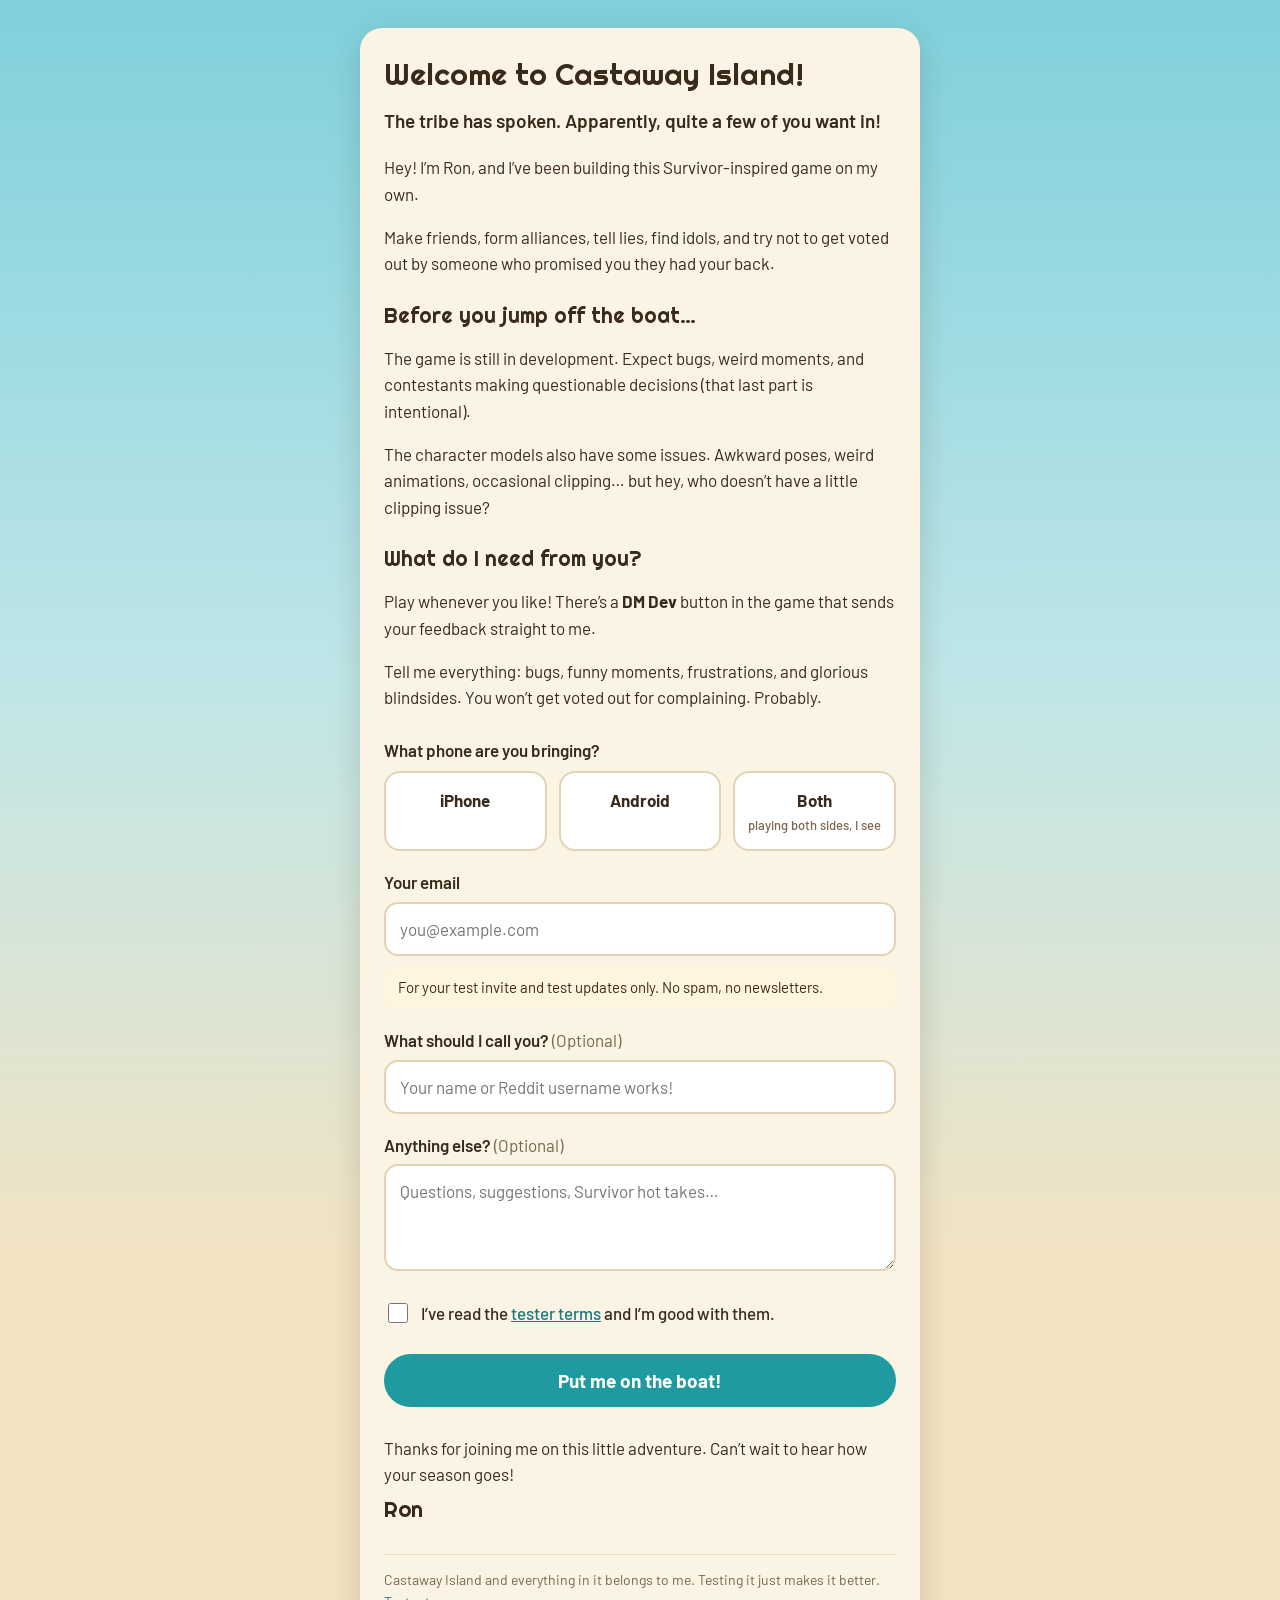
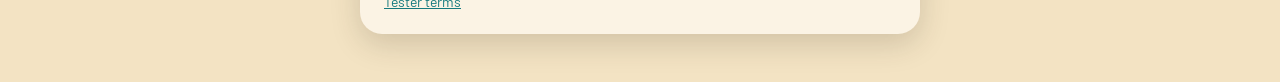
<file: index.html>
<!doctype html>
<html lang="en">
<head>
<meta charset="utf-8">
<meta name="viewport" content="width=device-width, initial-scale=1">
<title>Welcome to Castaway Island!</title>
<meta name="description" content="Sign up to test Castaway Island on iPhone or Android.">
<meta property="og:title" content="Play Castaway Island early">
<meta property="og:description" content="A little survival game where you get stranded with strangers. Help me test it.">
<link rel="preconnect" href="https://fonts.googleapis.com">
<link rel="preconnect" href="https://fonts.gstatic.com" crossorigin>
<link href="https://fonts.googleapis.com/css2?family=Barlow:wght@400;500;600;700&family=Righteous&display=swap" rel="stylesheet">
<link rel="stylesheet" href="style.css">
</head>
<body>
<main class="card">
  <h1>Welcome to Castaway Island!</h1>

  <p class="lead">The tribe has spoken. Apparently, quite a few of you want in!</p>

  <p>Hey! I’m Ron, and I’ve been building this Survivor-inspired game on my own.</p>

  <p>Make friends, form alliances, tell lies, find idols, and try not to get voted out by someone who promised you they had your back.</p>

  <h2>Before you jump off the boat…</h2>

  <p>The game is still in development. Expect bugs, weird moments, and contestants making questionable decisions (that last part is intentional).</p>

  <p>The character models also have some issues. Awkward poses, weird animations, occasional clipping… but hey, who doesn’t have a little clipping issue?</p>

  <h2>What do I need from you?</h2>

  <p>Play whenever you like! There’s a <b>DM Dev</b> button in the game that sends your feedback straight to me.</p>

  <p>Tell me everything: bugs, funny moments, frustrations, and glorious blindsides. You won’t get voted out for complaining. Probably.</p>

  <form id="signup" novalidate>
    <fieldset class="phones">
      <legend>What phone are you bringing?</legend>
      <label class="phone"><input type="radio" name="platform" value="ios" required><span>iPhone</span></label>
      <label class="phone"><input type="radio" name="platform" value="android" required><span>Android</span></label>
      <label class="phone"><input type="radio" name="platform" value="both" required><span>Both<small>playing both sides, I see</small></span></label>
    </fieldset>

    <label for="email">Your email</label>
    <input id="email" name="email" type="email" autocomplete="email" inputmode="email" required placeholder="you@example.com">
    <p class="promise">For your test invite and test updates only. No spam, no newsletters.</p>
    <p class="hint" id="emailHint" hidden></p>

    <label for="name">What should I call you? <span class="opt">(Optional)</span></label>
    <input id="name" name="name" type="text" autocomplete="nickname" maxlength="80" placeholder="Your name or Reddit username works!">

    <label for="note">Anything else? <span class="opt">(Optional)</span></label>
    <textarea id="note" name="note" rows="3" maxlength="1500" placeholder="Questions, suggestions, Survivor hot takes…"></textarea>

    <!-- Nobody sees this. Bots fill it in. -->
    <div class="trap" aria-hidden="true"><label>Website <input name="website" type="text" tabindex="-1" autocomplete="off"></label></div>

    <label class="agree"><input type="checkbox" id="agree" required><span>I’ve read the <a href="terms.html" target="_blank">tester terms</a> and I’m good with them.</span></label>

    <button type="submit" id="go">Put me on the boat!</button>
    <p class="error" id="error" role="alert" hidden></p>
  </form>

  <div id="done" hidden>
    <h2>You’re on the boat!</h2>
    <p id="doneText">I’ll send your invite as soon as a spot opens up. A lot of you signed up, so it might take a little while.</p>
  </div>

  <p class="signoff">Thanks for joining me on this little adventure. Can’t wait to hear how your season goes!</p>
  <p class="sig">Ron</p>

  <p class="mine">Castaway Island and everything in it belongs to me. Testing it just makes it better. <a href="terms.html" target="_blank">Tester terms</a></p>
</main>

<script>
(function () {
  var ENDPOINT = "https://mnliwbekicoddovhtchb.supabase.co/functions/v1/tester-signup";
  var TERMS = "2026-11-07";
  var form = document.getElementById("signup");
  var hint = document.getElementById("emailHint");
  var error = document.getElementById("error");
  var go = document.getElementById("go");
  // What they typed survives a trip to the terms and back (a tester's report, 7 Nov 2026).
  var KEEP = "castaway-tester-form";
  function save() {
    var p = form.querySelector("input[name=platform]:checked");
    try { localStorage.setItem(KEEP, JSON.stringify({ platform: p ? p.value : "", email: form.email.value, name: form.name.value,
      note: form.note.value, agree: document.getElementById("agree").checked })); } catch (e) {}
  }
  try {
    var kept = JSON.parse(localStorage.getItem(KEEP) || "null");
    if (kept) {
      if (kept.platform) { var r = form.querySelector("input[name=platform][value=" + kept.platform + "]"); if (r) { r.checked = true; } }
      form.email.value = kept.email || ""; form.name.value = kept.name || ""; form.note.value = kept.note || "";
      document.getElementById("agree").checked = !!kept.agree;
    }
  } catch (e) {}
  form.addEventListener("input", save);
  form.addEventListener("change", save);
  var source = new URLSearchParams(location.search).get("from") || (document.referrer.indexOf("reddit") >= 0 ? "reddit" : "");

  form.addEventListener("change", function (e) {
    if (e.target.name !== "platform") return;
    var v = e.target.value;
    hint.hidden = false;
    hint.textContent = v === "ios"
      ? "Any email you check is fine. You’ll open the TestFlight invite on your iPhone."
      : v === "android"
        ? "Use the Google account (Gmail) that’s signed in on your phone. Google Play only lets that account in."
        : "Use the Google account (Gmail) that’s signed in on your Android. The iPhone invite works with it too.";
  });

  function fail(msg) { error.textContent = msg; error.hidden = false; go.disabled = false; go.textContent = "Put me on the boat!"; }

  form.addEventListener("submit", function (e) {
    e.preventDefault();
    error.hidden = true;
    var platform = (form.querySelector("input[name=platform]:checked") || {}).value;
    var email = form.email.value.trim();
    if (!platform) return fail("Which phone are you on? Pick iPhone, Android or both.");
    if (!/^[^\s@]+@[^\s@]+\.[^\s@]{2,}$/.test(email)) return fail("That email doesn’t look quite right.");
    if (!document.getElementById("agree").checked) return fail("Give the tester terms a quick look and tick the box.");
    go.disabled = true; go.textContent = "Sending...";
    fetch(ENDPOINT, {
      method: "POST",
      headers: { "Content-Type": "application/json" },
      body: JSON.stringify({ email: email, platform: platform, name: form.name.value, note: form.note.value,
        source: source, terms: TERMS, website: form.website.value })
    }).then(function (r) { return r.json().catch(function () { return {}; }); })
      .then(function (res) {
        if (!res.ok) return fail(res.error === "email" ? "That email doesn’t look quite right." : "Something went wrong on my end. Mind trying again in a minute?");
        form.hidden = true;
        try { localStorage.removeItem(KEEP); } catch (e) {}
        if (res.already) document.getElementById("doneText").textContent = "You were already on the list, so you’re all set. I’ll send your invite as soon as a spot opens up.";
        document.getElementById("done").hidden = false;
        window.scrollTo({ top: 0, behavior: "smooth" });
      })
      .catch(function () { fail("Couldn’t reach me. Check your connection and try again?"); });
  });
})();
</script>
</body>
</html>
</file>
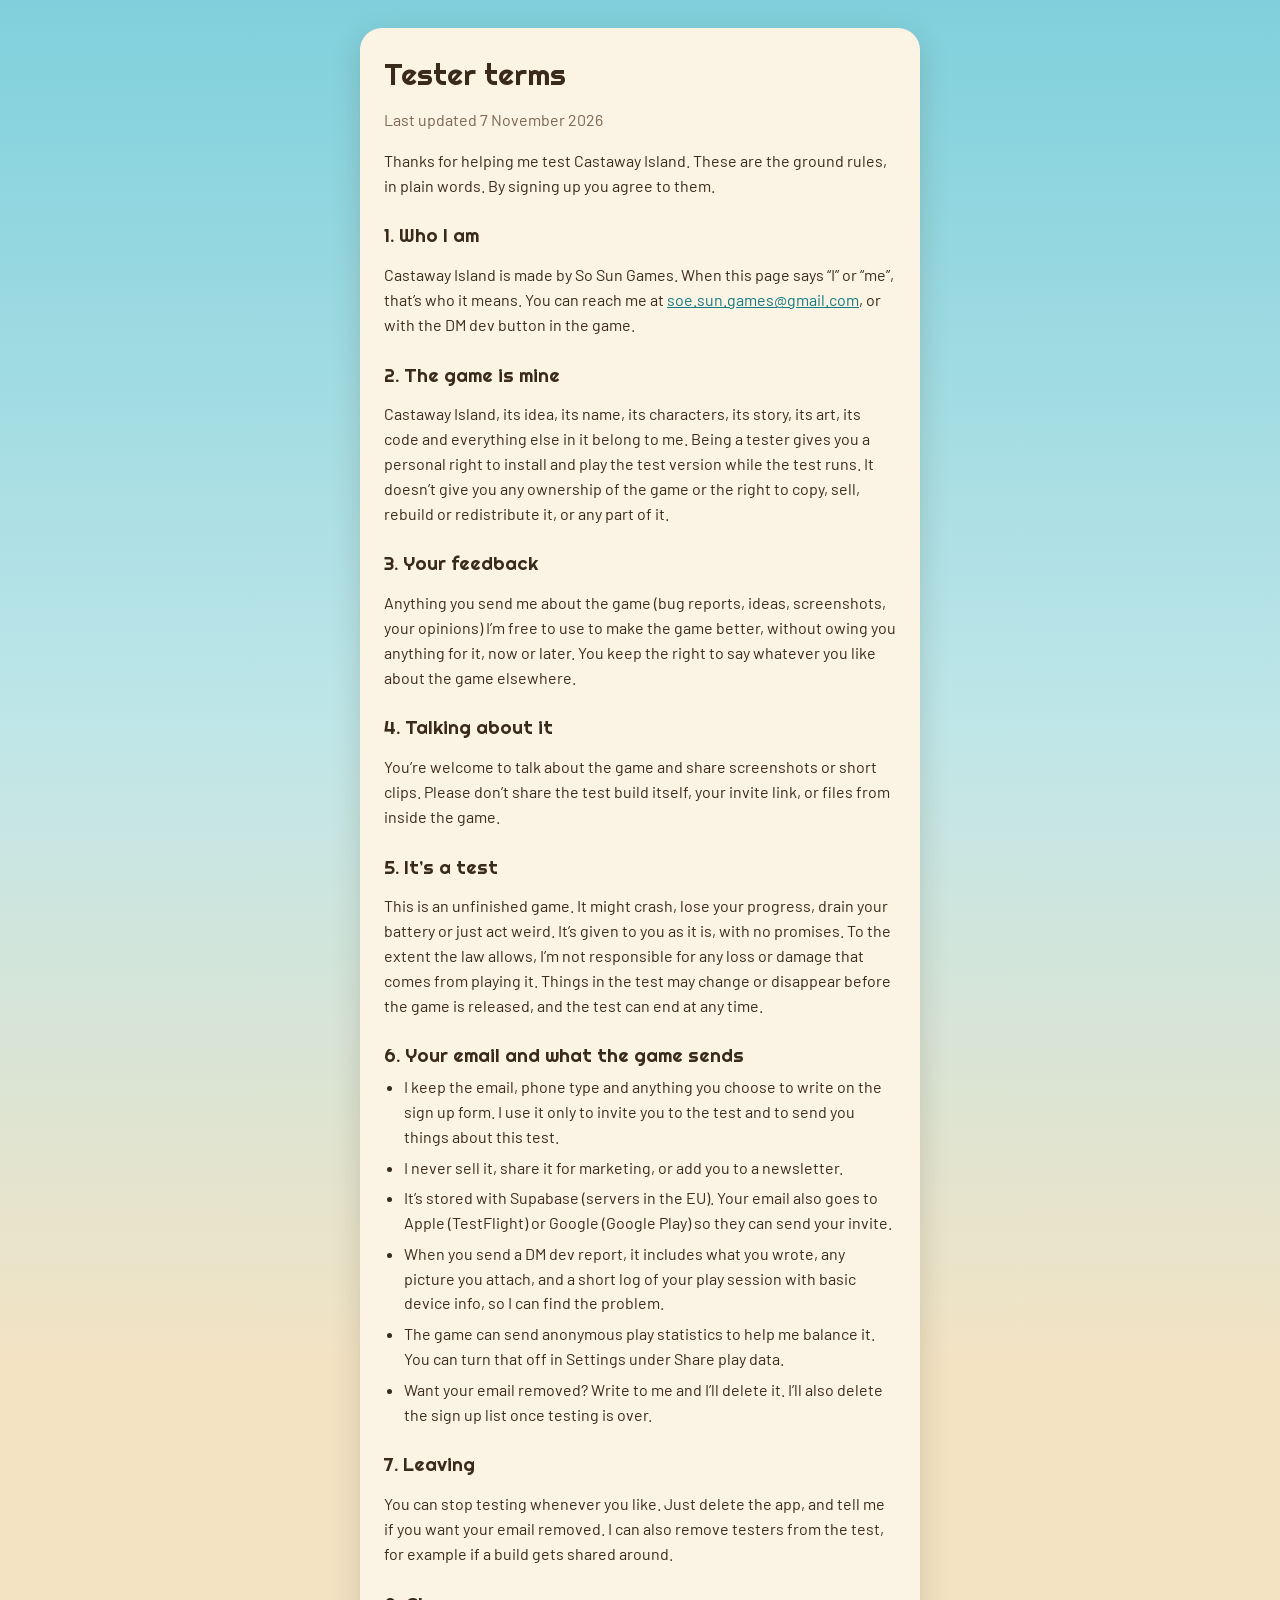
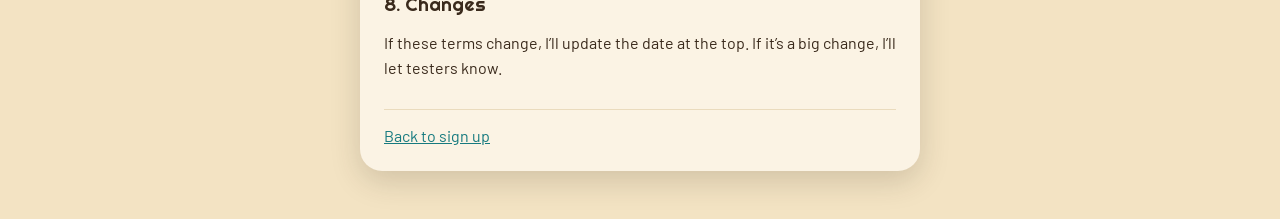
<file: terms.html>
<!doctype html>
<html lang="en">
<head>
<meta charset="utf-8">
<meta name="viewport" content="width=device-width, initial-scale=1">
<title>Castaway Island tester terms</title>
<link rel="preconnect" href="https://fonts.googleapis.com">
<link rel="preconnect" href="https://fonts.gstatic.com" crossorigin>
<link href="https://fonts.googleapis.com/css2?family=Barlow:wght@400;500;600;700&family=Righteous&display=swap" rel="stylesheet">
<link rel="stylesheet" href="style.css">
</head>
<body>
<main class="card terms">
  <h1>Tester terms</h1>
  <p class="small">Last updated 7 November 2026</p>

  <p>Thanks for helping me test Castaway Island. These are the ground rules, in plain words. By signing up you agree to them.</p>

  <h2>1. Who I am</h2>
  <p>Castaway Island is made by So Sun Games. When this page says “I” or “me”, that’s who it means. You can reach me at <a href="mailto:soe.sun.games@gmail.com">soe.sun.games@gmail.com</a>, or with the DM dev button in the game.</p>

  <h2>2. The game is mine</h2>
  <p>Castaway Island, its idea, its name, its characters, its story, its art, its code and everything else in it belong to me. Being a tester gives you a personal right to install and play the test version while the test runs. It doesn’t give you any ownership of the game or the right to copy, sell, rebuild or redistribute it, or any part of it.</p>

  <h2>3. Your feedback</h2>
  <p>Anything you send me about the game (bug reports, ideas, screenshots, your opinions) I’m free to use to make the game better, without owing you anything for it, now or later. You keep the right to say whatever you like about the game elsewhere.</p>

  <h2>4. Talking about it</h2>
  <p>You’re welcome to talk about the game and share screenshots or short clips. Please don’t share the test build itself, your invite link, or files from inside the game.</p>

  <h2>5. It’s a test</h2>
  <p>This is an unfinished game. It might crash, lose your progress, drain your battery or just act weird. It’s given to you as it is, with no promises. To the extent the law allows, I’m not responsible for any loss or damage that comes from playing it. Things in the test may change or disappear before the game is released, and the test can end at any time.</p>

  <h2>6. Your email and what the game sends</h2>
  <ul>
    <li>I keep the email, phone type and anything you choose to write on the sign up form. I use it only to invite you to the test and to send you things about this test.</li>
    <li>I never sell it, share it for marketing, or add you to a newsletter.</li>
    <li>It’s stored with Supabase (servers in the EU). Your email also goes to Apple (TestFlight) or Google (Google Play) so they can send your invite.</li>
    <li>When you send a DM dev report, it includes what you wrote, any picture you attach, and a short log of your play session with basic device info, so I can find the problem.</li>
    <li>The game can send anonymous play statistics to help me balance it. You can turn that off in Settings under Share play data.</li>
    <li>Want your email removed? Write to me and I’ll delete it. I’ll also delete the sign up list once testing is over.</li>
  </ul>

  <h2>7. Leaving</h2>
  <p>You can stop testing whenever you like. Just delete the app, and tell me if you want your email removed. I can also remove testers from the test, for example if a build gets shared around.</p>

  <h2>8. Changes</h2>
  <p>If these terms change, I’ll update the date at the top. If it’s a big change, I’ll let testers know.</p>

  <p class="mine"><a href="./" onclick="if (window.opener) { window.close(); return false; }">Back to sign up</a></p>
</main>
</body>
</html>
</file>
<file: style.css>
:root {
  --sand: #f3e3c3;
  --cream: #fbf3e4;
  --ink: #3a2a1c;
  --ink-dim: #7a6650;
  --teal: #1e9aa0;
  --teal-dark: #167a7f;
  --sunset: #e8673c;
}
* { box-sizing: border-box; }
body {
  margin: 0;
  min-height: 100vh;
  background: linear-gradient(180deg, #7fd0dc 0%, #bfe6e8 40%, var(--sand) 75%);
  font: 17px/1.55 Barlow, system-ui, sans-serif;
  color: var(--ink);
  padding: 28px 16px 48px;
}
.card {
  max-width: 560px;
  margin: 0 auto;
  background: var(--cream);
  border-radius: 22px;
  padding: 28px 24px 22px;
  box-shadow: 0 10px 30px rgba(58, 42, 28, 0.18);
}
h1, h2 { font-family: Righteous, Barlow, sans-serif; font-weight: 400; line-height: 1.2; }
h1 { font-size: 30px; margin: 0 0 14px; }
h2 { font-size: 21px; margin: 26px 0 8px; }
ul { padding-left: 20px; margin: 0; }
li { margin: 6px 0; }
a { color: var(--teal-dark); }
form { margin-top: 26px; }
label { display: block; font-weight: 600; margin: 18px 0 6px; }
.opt { font-weight: 400; color: var(--ink-dim); }
input[type=email], input[type=text], textarea {
  width: 100%;
  font: inherit;
  padding: 12px 14px;
  border: 2px solid #e3d3b5;
  border-radius: 14px;
  background: #fff;
  color: var(--ink);
}
input:focus, textarea:focus { outline: none; border-color: var(--teal); }
.phones { border: 0; padding: 0; margin: 0; display: flex; gap: 12px; flex-wrap: wrap; }
.phones legend { font-weight: 600; margin-bottom: 8px; padding: 0; }
.phone { flex: 1 1 100px; margin: 0; display: flex; }
.phone input { position: absolute; opacity: 0; }
.phone span {
  flex: 1;
  display: flex; flex-direction: column; justify-content: center;
  display: block;
  text-align: center;
  padding: 14px 10px;
  border-radius: 16px;
  border: 2px solid #e3d3b5;
  background: #fff;
  font-weight: 700;
  cursor: pointer;
}
.phone input:checked + span { border-color: var(--teal); background: #e3f4f4; }
.phone input:focus-visible + span { outline: 3px solid var(--teal); }
.hint { margin: 6px 2px 0; font-size: 15px; color: var(--ink-dim); }
.promise {
  margin: 10px 0 0;
  padding: 10px 14px;
  background: #fff5df;
  border-radius: 12px;
  font-size: 15px;
}
.agree { font-weight: 500; display: flex; gap: 10px; align-items: flex-start; margin-top: 22px; }
.agree input { width: 20px; height: 20px; margin-top: 3px; flex: none; }
button {
  margin-top: 22px;
  width: 100%;
  font: 700 19px Barlow, sans-serif;
  color: #fff;
  background: var(--teal);
  border: 0;
  border-radius: 999px;
  padding: 15px;
  cursor: pointer;
}
button:hover { background: var(--teal-dark); }
button:disabled { opacity: 0.6; cursor: default; }
.error { color: #b8402a; font-weight: 600; margin: 12px 2px 0; }
.trap { position: absolute; left: -9999px; height: 0; overflow: hidden; }
.mine { margin: 28px 0 0; font-size: 14px; color: var(--ink-dim); border-top: 1px solid #eadbbd; padding-top: 14px; }
.terms h2 { font-size: 19px; }
.terms p, .terms li { font-size: 16px; }
.small { font-size: 14px; color: var(--ink-dim); }
.lead { font-size: 19px; font-weight: 600; margin-top: 0; }
.phone small { display: block; font-weight: 500; font-size: 13px; color: var(--ink-dim); margin-top: 2px; }
.signoff { margin: 28px 0 4px; }
.sig { font-family: Righteous, Barlow, sans-serif; font-size: 22px; margin: 0; }
</file>
